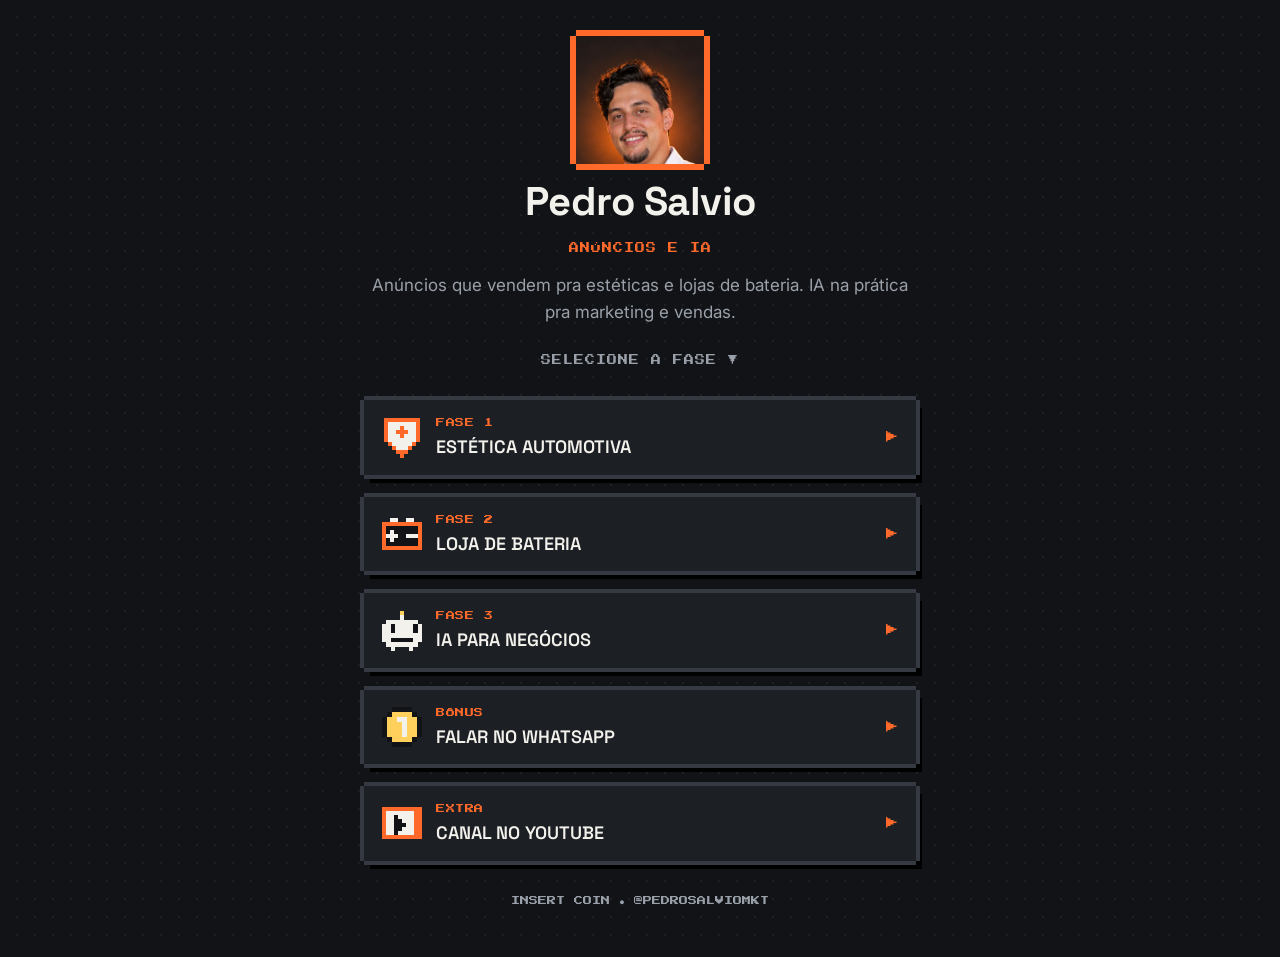
<file: index.html>
<!doctype html>
<html lang="pt-BR">
<head>
<meta charset="utf-8">
<meta name="viewport" content="width=device-width, initial-scale=1, viewport-fit=cover">
<title>Pedro Salvio | Anúncios e IA</title>
<meta name="description" content="Anúncios que vendem pra estéticas e lojas de bateria, e IA na prática pra marketing e vendas.">
<meta property="og:title" content="Pedro Salvio | Anúncios e IA">
<meta property="og:description" content="Anúncios que vendem pra estéticas e lojas de bateria, e IA na prática pra marketing e vendas.">
<meta property="og:image" content="/img/pedro.jpg">
<meta property="og:type" content="website">
<link rel="icon" href="/img/pedro.jpg">
<link rel="preconnect" href="https://fonts.googleapis.com">
<link rel="preconnect" href="https://fonts.gstatic.com" crossorigin>
<link rel="stylesheet" href="https://fonts.googleapis.com/css2?family=Inter:wght@400;500;600&family=Press+Start+2P&family=Space+Grotesk:wght@500;600;700&display=swap">
<link rel="stylesheet" href="/assets/style.css">
<script src="/assets/track.js" defer></script>
</head>
<body data-page="menu">
<main class="screen">
<section class="view" id="v-menu" data-view="menu">
  <div class="screen">
    <div class="hero">
      <img class="avatar" alt="Foto de Pedro Salvio" src="/img/pedro.jpg">
      <h1>Pedro Salvio</h1>
      <div class="tag">ANÚNCIOS E IA</div>
      <p class="muted">Anúncios que vendem pra estéticas e lojas de bateria. IA na prática pra marketing e vendas.</p>
    </div>
    <div class="label">SELECIONE A FASE <span class="blink">▼</span></div>
    <nav class="menu" aria-label="Páginas">
      <a class="btn" href="/ppf/"><svg class="ico" data-sprite="shield" aria-hidden="true"></svg>
        <span class="t"><small>FASE 1</small><span>ESTÉTICA AUTOMOTIVA</span></span><span class="go">▶</span></a>
      <a class="btn" href="/bateria/"><svg class="ico" data-sprite="battery" aria-hidden="true"></svg>
        <span class="t"><small>FASE 2</small><span>LOJA DE BATERIA</span></span><span class="go">▶</span></a>
      <a class="btn" href="/ia/"><svg class="ico" data-sprite="bot" aria-hidden="true"></svg>
        <span class="t"><small>FASE 3</small><span>IA PARA NEGÓCIOS</span></span><span class="go">▶</span></a>
      <a class="btn" data-wa="Oi Pedro! Vim pelo seu Instagram e quero conversar." href="#" target="_blank" rel="noopener"><svg class="ico" data-sprite="coin" aria-hidden="true"></svg>
        <span class="t"><small>BÔNUS</small><span>FALAR NO WHATSAPP</span></span><span class="go">▶</span></a>
      <a class="btn" href="https://www.youtube.com/@pedrosalviomkt" target="_blank" rel="noopener"><svg class="ico" data-sprite="play" aria-hidden="true"></svg>
        <span class="t"><small>EXTRA</small><span>CANAL NO YOUTUBE</span></span><span class="go">▶</span></a>
    </nav>
    <div class="foot">INSERT COIN <span class="blink">●</span> @PEDROSALVIOMKT</div>
  </div>
</section>
</main>
<script src="/assets/sprites.js"></script>
</body>
</html>
</file>
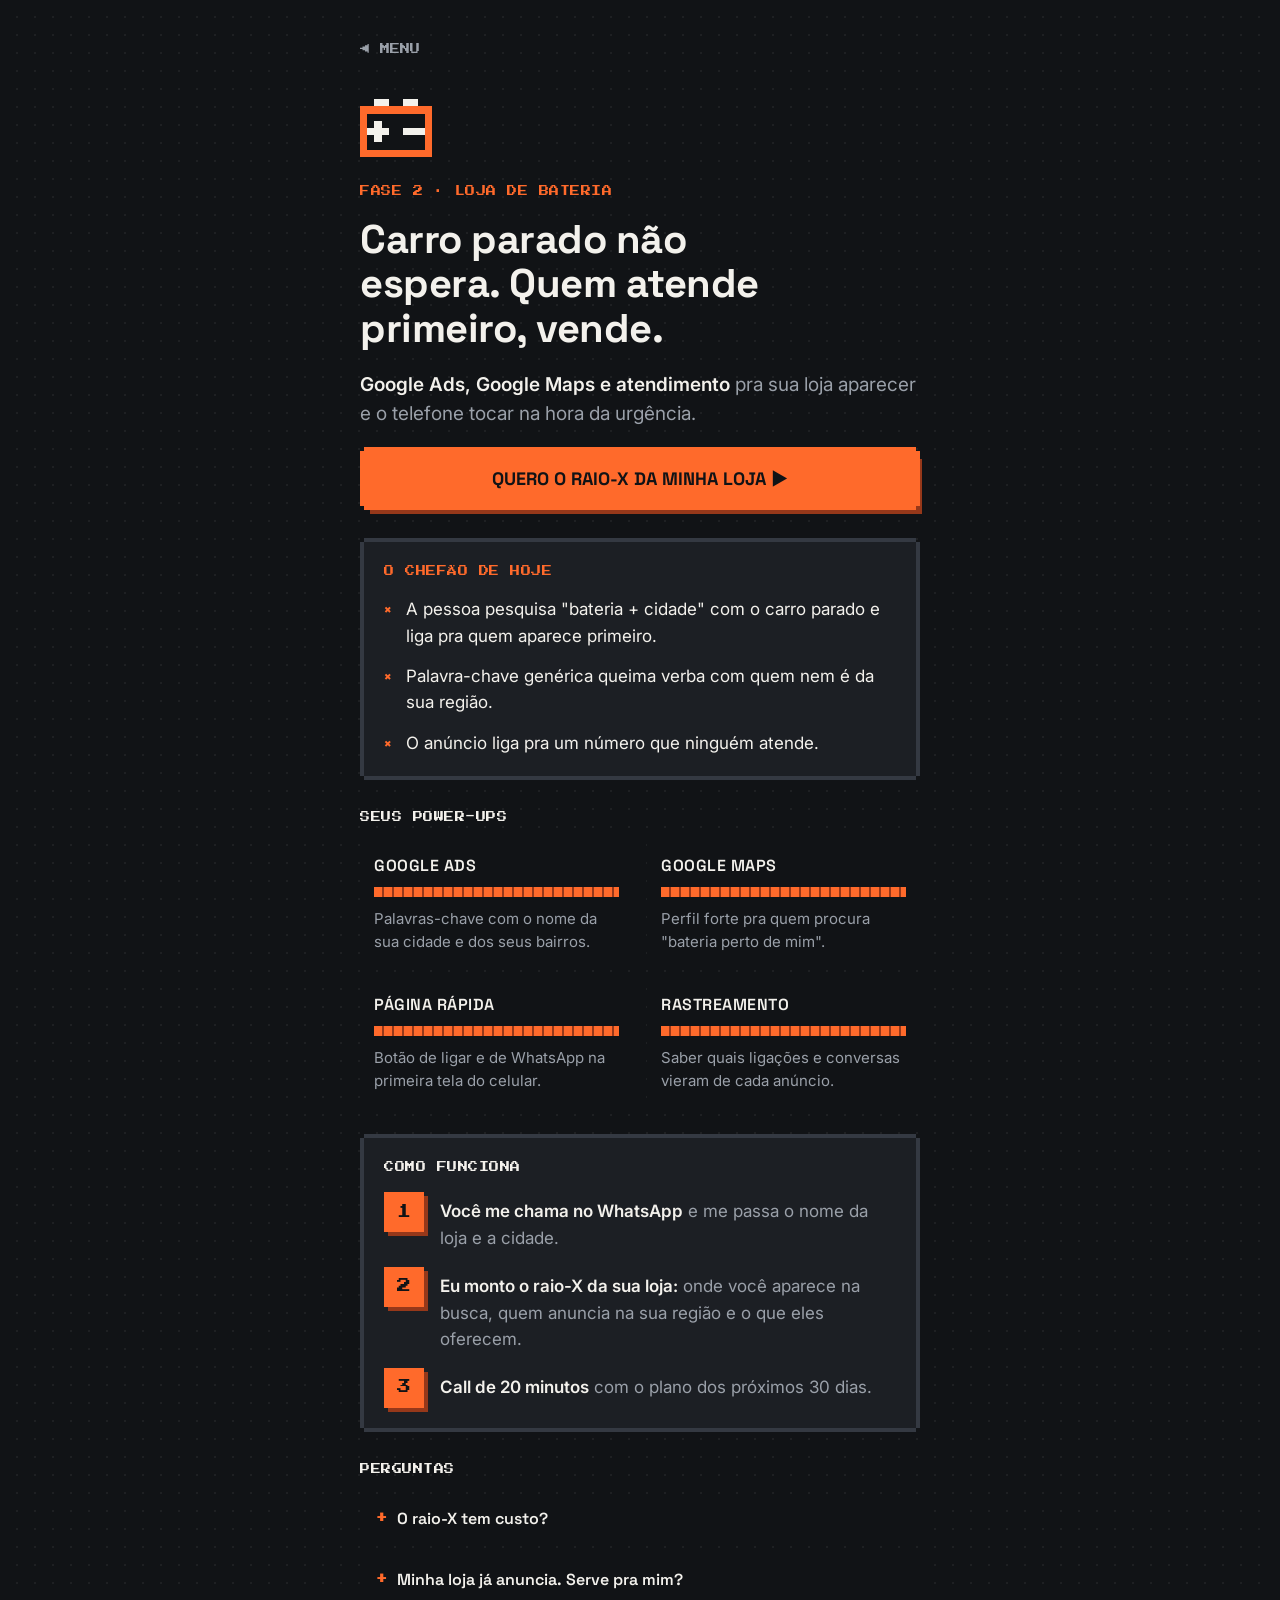
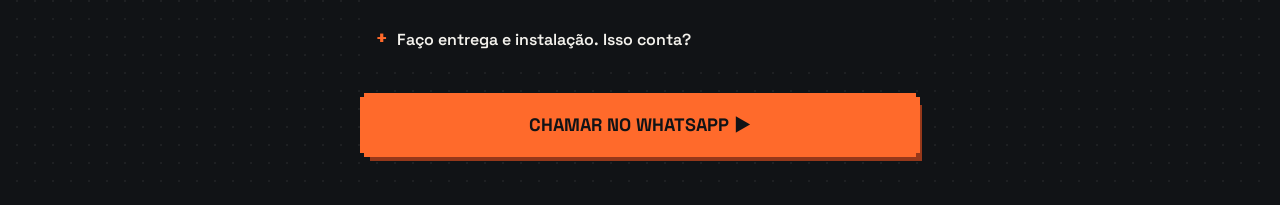
<file: bateria/index.html>
<!doctype html>
<html lang="pt-BR">
<head>
<meta charset="utf-8">
<meta name="viewport" content="width=device-width, initial-scale=1, viewport-fit=cover">
<title>Anúncios para loja de bateria | Pedro Salvio</title>
<meta name="description" content="Raio-X grátis da sua loja no Google: apareça quando o carro do cliente não pega, com anúncio, Maps e atendimento rápido.">
<meta property="og:title" content="Anúncios para loja de bateria | Pedro Salvio">
<meta property="og:description" content="Raio-X grátis da sua loja no Google: apareça quando o carro do cliente não pega, com anúncio, Maps e atendimento rápido.">
<meta property="og:image" content="/img/pedro.jpg">
<meta property="og:type" content="website">
<link rel="icon" href="/img/pedro.jpg">
<link rel="preconnect" href="https://fonts.googleapis.com">
<link rel="preconnect" href="https://fonts.gstatic.com" crossorigin>
<link rel="stylesheet" href="https://fonts.googleapis.com/css2?family=Inter:wght@400;500;600&family=Press+Start+2P&family=Space+Grotesk:wght@500;600;700&display=swap">
<link rel="stylesheet" href="/assets/style.css">
<script src="/assets/track.js" defer></script>
</head>
<body data-page="bateria">
<main class="screen">
<section class="view" id="v-bateria" data-view="bateria">
  <div class="screen">
    <a class="back" href="/">◀ MENU</a>
    <div class="lhero">
      <svg class="sprite" data-sprite="battery" aria-hidden="true"></svg>
      <h2>FASE 2 · LOJA DE BATERIA</h2>
      <h1>Carro parado não espera. Quem atende primeiro, vende.</h1>
      <p class="lead"><b>Google Ads, Google Maps e atendimento</b> pra sua loja aparecer e o telefone tocar na hora da urgência.</p>
      <a class="btn cta" data-wa="Oi Pedro! Vim pela página de bateria e quero o raio-X da minha loja no Google." href="#" target="_blank" rel="noopener"><span>QUERO O RAIO-X DA MINHA LOJA ▶</span></a>
    </div>
    <div class="frame sec">
      <h3 class="o">O CHEFÃO DE HOJE</h3>
      <ul class="list boss">
        <li>A pessoa pesquisa "bateria + cidade" com o carro parado e liga pra quem aparece primeiro.</li>
        <li>Palavra-chave genérica queima verba com quem nem é da sua região.</li>
        <li>O anúncio liga pra um número que ninguém atende.</li>
      </ul>
    </div>
    <div class="sec">
      <h3>SEUS POWER-UPS</h3>
      <div class="stats">
        <div class="stat"><h3>GOOGLE ADS</h3><div class="meter"></div><p>Palavras-chave com o nome da sua cidade e dos seus bairros.</p></div>
        <div class="stat"><h3>GOOGLE MAPS</h3><div class="meter"></div><p>Perfil forte pra quem procura "bateria perto de mim".</p></div>
        <div class="stat"><h3>PÁGINA RÁPIDA</h3><div class="meter"></div><p>Botão de ligar e de WhatsApp na primeira tela do celular.</p></div>
        <div class="stat"><h3>RASTREAMENTO</h3><div class="meter"></div><p>Saber quais ligações e conversas vieram de cada anúncio.</p></div>
      </div>
    </div>
    <div class="frame sec">
      <h3>COMO FUNCIONA</h3>
      <div class="steps">
        <div class="step"><div class="n">1</div><p><b>Você me chama no WhatsApp</b> e me passa o nome da loja e a cidade.</p></div>
        <div class="step"><div class="n">2</div><p><b>Eu monto o raio-X da sua loja:</b> onde você aparece na busca, quem anuncia na sua região e o que eles oferecem.</p></div>
        <div class="step"><div class="n">3</div><p><b>Call de 20 minutos</b> com o plano dos próximos 30 dias.</p></div>
      </div>
    </div>
    <div class="sec">
      <h3>PERGUNTAS</h3>
      <div>
        <details><summary>O raio-X tem custo?</summary><p>Não. Você recebe o raio-X e decide depois se quer seguir comigo.</p></details>
        <details><summary>Minha loja já anuncia. Serve pra mim?</summary><p>Serve. No raio-X eu mostro onde a verba está escapando e o que dá pra ajustar.</p></details>
        <details><summary>Faço entrega e instalação. Isso conta?</summary><p>Conta muito. Prazo de chegada e instalação no local são os melhores argumentos de um anúncio de bateria.</p></details>
      </div>
    </div>
    <a class="btn cta" data-wa="Oi Pedro! Vim pela página de bateria e quero o raio-X da minha loja no Google." href="#" target="_blank" rel="noopener"><span>CHAMAR NO WHATSAPP ▶</span></a>
  </div>
</section>
</main>
<script src="/assets/sprites.js"></script>
</body>
</html>
</file>
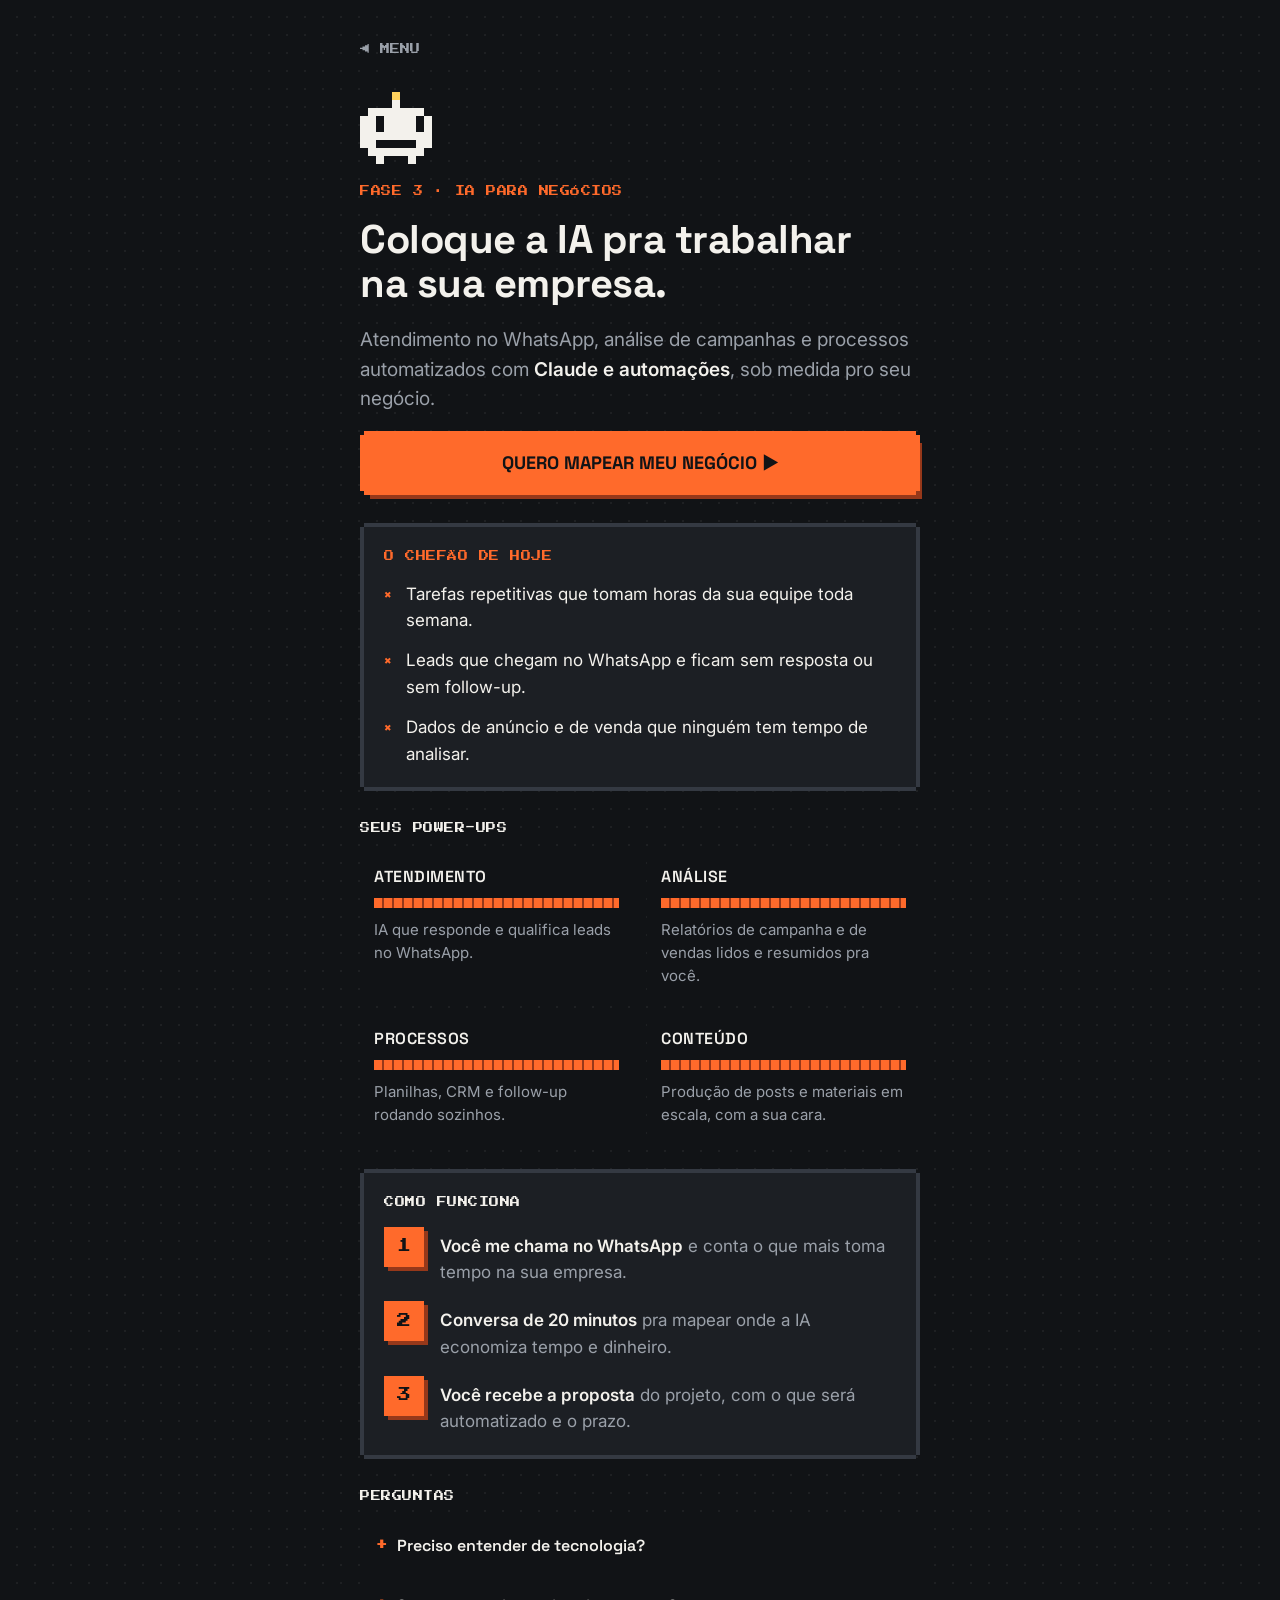
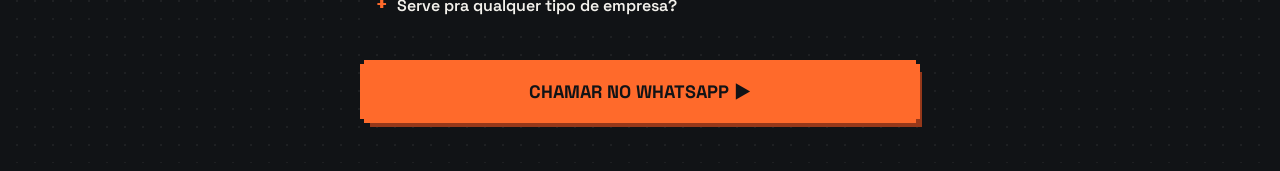
<file: ia/index.html>
<!doctype html>
<html lang="pt-BR">
<head>
<meta charset="utf-8">
<meta name="viewport" content="width=device-width, initial-scale=1, viewport-fit=cover">
<title>IA para negócios | Pedro Salvio</title>
<meta name="description" content="Descubra onde a IA economiza tempo na sua empresa: atendimento, orçamento, follow-up e análise de campanhas.">
<meta property="og:title" content="IA para negócios | Pedro Salvio">
<meta property="og:description" content="Descubra onde a IA economiza tempo na sua empresa: atendimento, orçamento, follow-up e análise de campanhas.">
<meta property="og:image" content="/img/pedro.jpg">
<meta property="og:type" content="website">
<link rel="icon" href="/img/pedro.jpg">
<link rel="preconnect" href="https://fonts.googleapis.com">
<link rel="preconnect" href="https://fonts.gstatic.com" crossorigin>
<link rel="stylesheet" href="https://fonts.googleapis.com/css2?family=Inter:wght@400;500;600&family=Press+Start+2P&family=Space+Grotesk:wght@500;600;700&display=swap">
<link rel="stylesheet" href="/assets/style.css">
<script src="/assets/track.js" defer></script>
</head>
<body data-page="ia">
<main class="screen">
<section class="view" id="v-ia" data-view="ia">
  <div class="screen">
    <a class="back" href="/">◀ MENU</a>
    <div class="lhero">
      <svg class="sprite" data-sprite="bot" aria-hidden="true"></svg>
      <h2>FASE 3 · IA PARA NEGÓCIOS</h2>
      <h1>Coloque a IA pra trabalhar na sua empresa.</h1>
      <p class="lead">Atendimento no WhatsApp, análise de campanhas e processos automatizados com <b>Claude e automações</b>, sob medida pro seu negócio.</p>
      <a class="btn cta" data-wa="Oi Pedro! Vim pela página de IA e quero ver onde a IA pode economizar tempo na minha empresa." href="#" target="_blank" rel="noopener"><span>QUERO MAPEAR MEU NEGÓCIO ▶</span></a>
    </div>
    <div class="frame sec">
      <h3 class="o">O CHEFÃO DE HOJE</h3>
      <ul class="list boss">
        <li>Tarefas repetitivas que tomam horas da sua equipe toda semana.</li>
        <li>Leads que chegam no WhatsApp e ficam sem resposta ou sem follow-up.</li>
        <li>Dados de anúncio e de venda que ninguém tem tempo de analisar.</li>
      </ul>
    </div>
    <div class="sec">
      <h3>SEUS POWER-UPS</h3>
      <div class="stats">
        <div class="stat"><h3>ATENDIMENTO</h3><div class="meter"></div><p>IA que responde e qualifica leads no WhatsApp.</p></div>
        <div class="stat"><h3>ANÁLISE</h3><div class="meter"></div><p>Relatórios de campanha e de vendas lidos e resumidos pra você.</p></div>
        <div class="stat"><h3>PROCESSOS</h3><div class="meter"></div><p>Planilhas, CRM e follow-up rodando sozinhos.</p></div>
        <div class="stat"><h3>CONTEÚDO</h3><div class="meter"></div><p>Produção de posts e materiais em escala, com a sua cara.</p></div>
      </div>
    </div>
    <div class="frame sec">
      <h3>COMO FUNCIONA</h3>
      <div class="steps">
        <div class="step"><div class="n">1</div><p><b>Você me chama no WhatsApp</b> e conta o que mais toma tempo na sua empresa.</p></div>
        <div class="step"><div class="n">2</div><p><b>Conversa de 20 minutos</b> pra mapear onde a IA economiza tempo e dinheiro.</p></div>
        <div class="step"><div class="n">3</div><p><b>Você recebe a proposta</b> do projeto, com o que será automatizado e o prazo.</p></div>
      </div>
    </div>
    <div class="sec">
      <h3>PERGUNTAS</h3>
      <div>
        <details><summary>Preciso entender de tecnologia?</summary><p>Não. Eu monto e deixo funcionando. Você usa no dia a dia.</p></details>
        <details><summary>Serve pra qualquer tipo de empresa?</summary><p>Serve pra empresas que vendem pelo WhatsApp ou têm processos repetitivos. Na conversa eu te digo se faz sentido.</p></details>
      </div>
    </div>
    <a class="btn cta" data-wa="Oi Pedro! Vim pela página de IA e quero ver onde a IA pode economizar tempo na minha empresa." href="#" target="_blank" rel="noopener"><span>CHAMAR NO WHATSAPP ▶</span></a>
  </div>
</section>
</main>
<script src="/assets/sprites.js"></script>
</body>
</html>
</file>
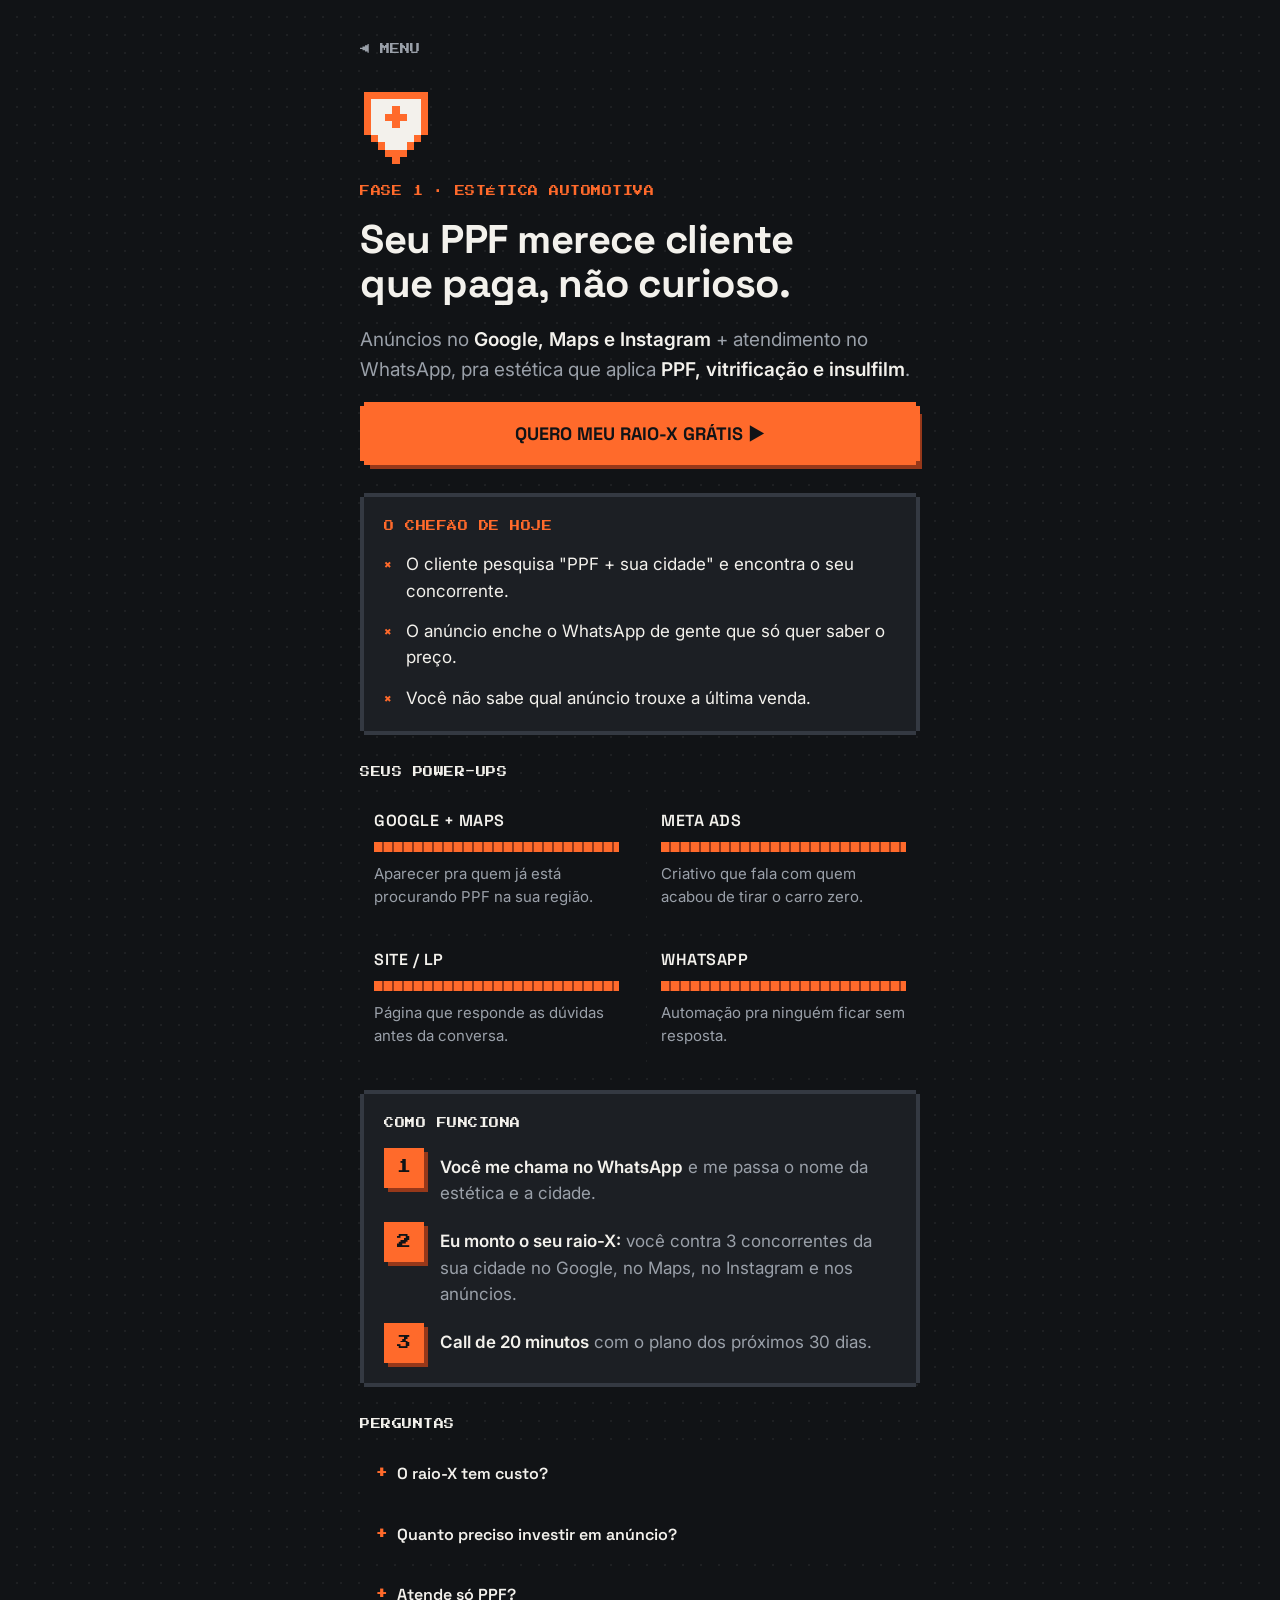
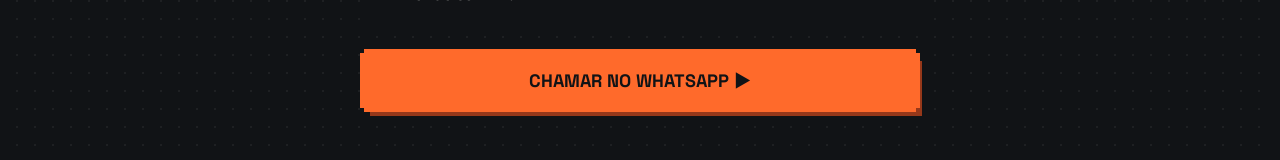
<file: ppf/index.html>
<!doctype html>
<html lang="pt-BR">
<head>
<meta charset="utf-8">
<meta name="viewport" content="width=device-width, initial-scale=1, viewport-fit=cover">
<title>Anúncios para PPF e estética automotiva | Pedro Salvio</title>
<meta name="description" content="Raio-X grátis da sua estética: anúncios no Google e no Meta, Maps e atendimento no WhatsApp pra vender PPF, vitrificação e insulfilm.">
<meta property="og:title" content="Anúncios para PPF e estética automotiva | Pedro Salvio">
<meta property="og:description" content="Raio-X grátis da sua estética: anúncios no Google e no Meta, Maps e atendimento no WhatsApp pra vender PPF, vitrificação e insulfilm.">
<meta property="og:image" content="/img/pedro.jpg">
<meta property="og:type" content="website">
<link rel="icon" href="/img/pedro.jpg">
<link rel="preconnect" href="https://fonts.googleapis.com">
<link rel="preconnect" href="https://fonts.gstatic.com" crossorigin>
<link rel="stylesheet" href="https://fonts.googleapis.com/css2?family=Inter:wght@400;500;600&family=Press+Start+2P&family=Space+Grotesk:wght@500;600;700&display=swap">
<link rel="stylesheet" href="/assets/style.css">
<script src="/assets/track.js" defer></script>
</head>
<body data-page="ppf">
<main class="screen">
<section class="view" id="v-ppf" data-view="ppf">
  <div class="screen">
    <a class="back" href="/">◀ MENU</a>
    <div class="lhero">
      <svg class="sprite" data-sprite="shield" aria-hidden="true"></svg>
      <h2>FASE 1 · ESTÉTICA AUTOMOTIVA</h2>
      <h1>Seu PPF merece cliente que paga, não curioso.</h1>
      <p class="lead">Anúncios no <b>Google, Maps e Instagram</b> + atendimento no WhatsApp, pra estética que aplica <b>PPF, vitrificação e insulfilm</b>.</p>
      <a class="btn cta" data-wa="Oi Pedro! Vim pela página de PPF e quero o raio-X grátis da minha estética." href="#" target="_blank" rel="noopener"><span>QUERO MEU RAIO-X GRÁTIS ▶</span></a>
    </div>
    <div class="frame sec">
      <h3 class="o">O CHEFÃO DE HOJE</h3>
      <ul class="list boss">
        <li>O cliente pesquisa "PPF + sua cidade" e encontra o seu concorrente.</li>
        <li>O anúncio enche o WhatsApp de gente que só quer saber o preço.</li>
        <li>Você não sabe qual anúncio trouxe a última venda.</li>
      </ul>
    </div>
    <div class="sec">
      <h3>SEUS POWER-UPS</h3>
      <div class="stats">
        <div class="stat"><h3>GOOGLE + MAPS</h3><div class="meter"></div><p>Aparecer pra quem já está procurando PPF na sua região.</p></div>
        <div class="stat"><h3>META ADS</h3><div class="meter"></div><p>Criativo que fala com quem acabou de tirar o carro zero.</p></div>
        <div class="stat"><h3>SITE / LP</h3><div class="meter"></div><p>Página que responde as dúvidas antes da conversa.</p></div>
        <div class="stat"><h3>WHATSAPP</h3><div class="meter"></div><p>Automação pra ninguém ficar sem resposta.</p></div>
      </div>
    </div>
    <div class="frame sec">
      <h3>COMO FUNCIONA</h3>
      <div class="steps">
        <div class="step"><div class="n">1</div><p><b>Você me chama no WhatsApp</b> e me passa o nome da estética e a cidade.</p></div>
        <div class="step"><div class="n">2</div><p><b>Eu monto o seu raio-X:</b> você contra 3 concorrentes da sua cidade no Google, no Maps, no Instagram e nos anúncios.</p></div>
        <div class="step"><div class="n">3</div><p><b>Call de 20 minutos</b> com o plano dos próximos 30 dias.</p></div>
      </div>
    </div>
    <div class="sec">
      <h3>PERGUNTAS</h3>
      <div>
        <details><summary>O raio-X tem custo?</summary><p>Não. Você recebe o raio-X e decide depois se quer seguir comigo.</p></details>
        <details><summary>Quanto preciso investir em anúncio?</summary><p>Depende da sua cidade e do seu ticket. No raio-X eu mostro quanta gente procura PPF na sua região antes de falar em verba.</p></details>
        <details><summary>Atende só PPF?</summary><p>Atendo estéticas que trabalham com PPF, vitrificação e insulfilm.</p></details>
      </div>
    </div>
    <a class="btn cta" data-wa="Oi Pedro! Vim pela página de PPF e quero o raio-X grátis da minha estética." href="#" target="_blank" rel="noopener"><span>CHAMAR NO WHATSAPP ▶</span></a>
  </div>
</section>
</main>
<script src="/assets/sprites.js"></script>
</body>
</html>
</file>
<file: assets/style.css>
/* Layout: uma "tela de fliperama" estreita e central; o menu de fases é o hub, cada fase é uma landing page (rotas #ppf #bateria #ia). */
:root {
  --bg: #111316;      /* gabinete */
  --panel: #1C1F24;   /* tela */
  --line: #343942;    /* moldura */
  --ink: #F3F1EC;     /* texto */
  --muted: #9AA0A9;   /* texto secundário */
  --accent: #FF6A2B;  /* laranja da marca */
  --deep: #96381A;    /* sombra do laranja */
  --coin: #FFD15C;    /* moeda / destaque */
  --px: "Press Start 2P", "Courier New", monospace;
  --display: "Space Grotesk", "Inter", system-ui, sans-serif;
  --text: "Inter", system-ui, -apple-system, sans-serif;
  color-scheme: dark;
}
* { box-sizing: border-box; }
html { background: var(--bg); }
body {
  background: var(--bg); color: var(--ink); font-family: var(--text); font-size: 17px; line-height: 1.55;
  padding-left: max(16px, env(safe-area-inset-left, 0px)); padding-right: max(16px, env(safe-area-inset-right, 0px));
  padding-block: 28px 40px;
  background-image: radial-gradient(rgba(243,241,236,.06) 1px, transparent 1.2px); background-size: 18px 18px;
}

.screen { max-width: 560px; margin: 0 auto; display: flex; flex-direction: column; gap: 28px; }
h1, h2, h3, .px { text-wrap: balance; }
h2, h3 { font-family: var(--px); font-weight: 400; }
h1 { font-family: var(--display); font-weight: 700; font-size: clamp(28px, 7.4vw, 40px); line-height: 1.12; letter-spacing: -0.5px; margin: 0; }
h2 { font-size: 10px; line-height: 1.8; margin: 0; color: var(--accent); letter-spacing: .5px; }
h3 { font-size: 10px; line-height: 1.8; margin: 0; letter-spacing: .5px; }
p { margin: 0; }
.muted { color: var(--muted); }
.o { color: var(--accent); }
a { color: inherit; }

/* moldura pixelada: cantos "mordidos" */
.frame {
  background: var(--panel); padding: 20px;
  box-shadow: 0 -4px 0 0 var(--line), 0 4px 0 0 var(--line), -4px 0 0 0 var(--line), 4px 0 0 0 var(--line);
  margin: 4px;
}
.frame.hot { box-shadow: 0 -4px 0 0 var(--accent), 0 4px 0 0 var(--accent), -4px 0 0 0 var(--accent), 4px 0 0 0 var(--accent); }

/* botões de fase */
.btn {
  display: flex; align-items: center; gap: 14px; text-decoration: none; color: var(--ink);
  background: var(--panel); padding: 16px 18px; margin: 4px;
  box-shadow: 0 -4px 0 0 var(--line), 0 4px 0 0 var(--line), -4px 0 0 0 var(--line), 4px 0 0 0 var(--line), 6px 8px 0 0 #000;
  transition: transform .08s steps(2), box-shadow .08s steps(2);
}
.btn:hover, .btn:focus-visible { outline: none; transform: translate(-2px, -2px);
  box-shadow: 0 -4px 0 0 var(--accent), 0 4px 0 0 var(--accent), -4px 0 0 0 var(--accent), 4px 0 0 0 var(--accent), 8px 10px 0 0 #000; }
.btn:active { transform: translate(4px, 6px); box-shadow: 0 -4px 0 0 var(--accent), 0 4px 0 0 var(--accent), -4px 0 0 0 var(--accent), 4px 0 0 0 var(--accent); }
.btn .ico { flex: none; width: 40px; height: 40px; }
.btn .t { display: flex; flex-direction: column; gap: 6px; min-width: 0; }
.btn .t small { font-family: var(--px); font-size: 9px; color: var(--accent); letter-spacing: .5px; }
.btn .t span { font-family: var(--display); font-weight: 600; font-size: 18px; line-height: 1.25; }
.btn .go { margin-left: auto; font-family: var(--px); font-size: 12px; color: var(--accent); }
.btn.cta { background: var(--accent); color: #111316; justify-content: center; text-align: center;
  box-shadow: 0 -4px 0 0 var(--accent), 0 4px 0 0 var(--accent), -4px 0 0 0 var(--accent), 4px 0 0 0 var(--accent), 6px 8px 0 0 var(--deep); }
.btn.cta span { font-family: var(--display); font-weight: 700; font-size: 18px; line-height: 1.3; }
.btn.cta:hover, .btn.cta:focus-visible { box-shadow: 0 -4px 0 0 var(--coin), 0 4px 0 0 var(--coin), -4px 0 0 0 var(--coin), 4px 0 0 0 var(--coin), 8px 10px 0 0 var(--deep); }

/* hub */
.hero { display: flex; flex-direction: column; align-items: center; gap: 16px; text-align: center; }
.avatar { width: 128px; height: 128px; object-fit: cover; background: #000;
  box-shadow: 0 -6px 0 0 var(--accent), 0 6px 0 0 var(--accent), -6px 0 0 0 var(--accent), 6px 0 0 0 var(--accent); }
.tag { font-family: var(--px); font-size: 10px; color: var(--accent); letter-spacing: 1px; }
.blink { animation: blink 1s steps(1) infinite; }
@keyframes blink { 50% { opacity: 0; } }
.menu { display: flex; flex-direction: column; gap: 14px; }
.label { font-family: var(--px); font-size: 10px; color: var(--muted); letter-spacing: 1px; text-align: center; }
.foot { text-align: center; font-family: var(--px); font-size: 9px; color: var(--muted); line-height: 1.8; }

/* landing */
.back { font-family: var(--px); font-size: 10px; color: var(--muted); text-decoration: none; align-self: flex-start; padding: 6px 0; }
.back:hover, .back:focus-visible { color: var(--accent); outline: none; }
.lhero { display: flex; flex-direction: column; gap: 18px; }
.lhero .sprite { width: 72px; height: 72px; }
.lead { font-size: 19px; color: var(--muted); }
.lead b { color: var(--ink); font-weight: 600; }
.list { display: flex; flex-direction: column; gap: 14px; margin: 0; padding: 0; list-style: none; }
.list li { display: flex; gap: 14px; align-items: flex-start; }
.list li::before { content: "▶"; color: var(--accent); font-family: var(--px); font-size: 9px; padding-top: 6px; flex: none; }
.boss li::before { content: "✖"; color: var(--accent); }
.stats { display: grid; grid-template-columns: 1fr 1fr; gap: 14px; }
.stat { background: var(--bg); padding: 14px; display: flex; flex-direction: column; gap: 10px; min-width: 0; }
.stat h3 { color: var(--ink); font-family: var(--display); font-weight: 600; font-size: 16px; line-height: 1.3; }
.stat p { color: var(--muted); font-size: 15px; }
.meter { height: 10px; background: repeating-linear-gradient(to right, var(--accent) 0 8px, var(--deep) 8px 10px); }
.steps { display: flex; flex-direction: column; gap: 16px; }
.step { display: flex; gap: 16px; align-items: flex-start; }
.step .n { flex: none; width: 40px; height: 40px; background: var(--accent); color: #111316; font-family: var(--px); font-size: 14px;
  display: flex; align-items: center; justify-content: center; box-shadow: 4px 4px 0 var(--deep); }
.step p { padding-top: 6px; color: var(--muted); }
.step b { color: var(--ink); font-weight: 600; }
details { background: var(--bg); padding: 14px 16px; }
details + details { margin-top: 10px; }
summary { font-family: var(--display); font-weight: 600; font-size: 16px; line-height: 1.4; cursor: pointer; list-style: none; display: flex; gap: 10px; }
summary::-webkit-details-marker { display: none; }
summary::before { content: "+"; color: var(--accent); font-family: var(--px); font-size: 11px; padding-top: 3px; }
details[open] summary::before { content: "-"; }
details p { margin-top: 10px; color: var(--muted); }
.sec { display: flex; flex-direction: column; gap: 16px; }
.view[hidden] { display: none !important; }
@media (max-width: 420px) { .stats { grid-template-columns: 1fr; } }
@media (prefers-reduced-motion: reduce) { .blink { animation: none; } .btn { transition: none; } }
</file>
